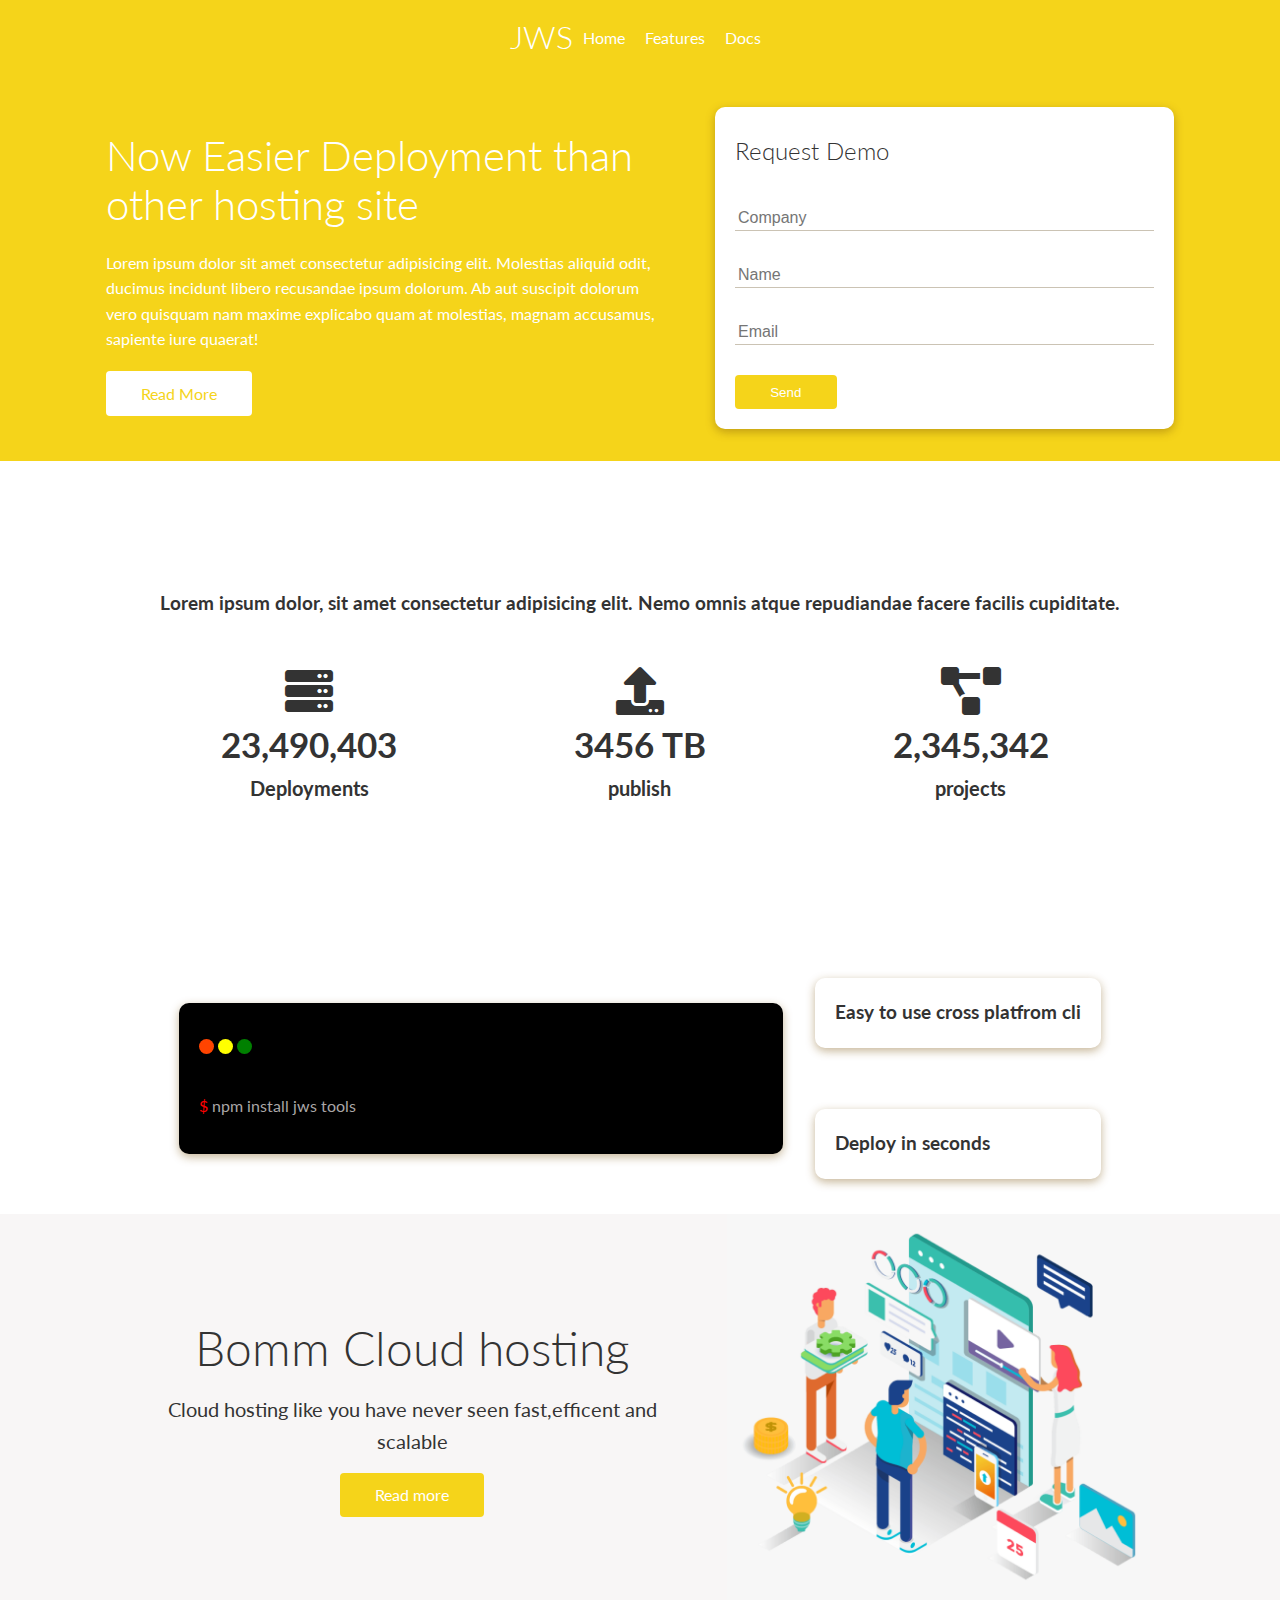
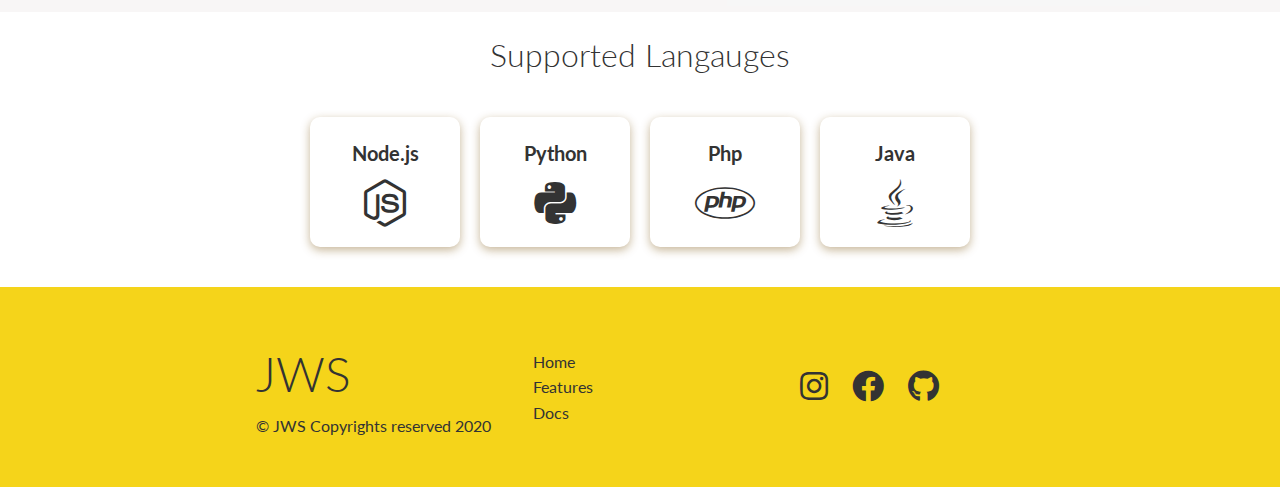
<file: index.html>
<!DOCTYPE html>
<html lang="en">
<head>
    <meta charset="UTF-8">
    <meta name="viewport" content="width=device-width, initial-scale=1.0">
    <title>JWS | Cloud hosting</title>
    <link rel="stylesheet" href="https://pro.fontawesome.com/releases/v5.10.0/css/all.css">
    <link rel="stylesheet" href="css/style.css">
    <link rel="stylesheet" href="css/utilities.css">
</head>
<body>
    <div class="navbar ">
        <div class="container flex">
            <h1 class="logo">JWS</h1>
        
            <nav>
               <ul>
                  <li><a href="./index.html">Home</a></li>
                  <li><a href="./features.html">Features</a></li>
                  <li><a href="./docs.html">Docs</a></li>
               </ul> 
            </nav>
        </div>
    </div>

    <section class="showcase">
        <div class="container grid">
            <div class="showcase-text">
                <h1>Now Easier Deployment than other hosting site</h1>
                <p>Lorem ipsum dolor sit amet consectetur adipisicing elit. Molestias aliquid odit, ducimus incidunt libero recusandae ipsum dolorum. Ab aut suscipit dolorum vero quisquam nam maxime explicabo quam at molestias, magnam accusamus, sapiente iure quaerat!</p>
                <a href="./features.html" class="btn ">Read More</a>
            </div>
            <div class="showcase-from card">
                <h2>Request Demo</h2>
                <from name="contact" method='POST'  netlify-honeypot="bot-field" data-netify="true">
                    <input type="hidden" name="form-name" value="contact">
                    <p class="hidden">
                        <label for="">Don't fill this out if you are human:<input name="bot-field"></label>
                    </p>
                <div>
                    <input type="text" name="company" placeholder="Company">
                </div>
                <div class="from-control">
                    <input type="text" name="name" placeholder="Name">
                </div>
                <div class="from-control">
                    <input type="email" name="email" placeholder="Email">
                </div>
                <input type="submit" value="Send" class="btn btn-primary">
                </from>
            </div>
        </div>
    </section>

    <!-- stats -->

    <section class="stats" >
     <div class="container">
         <h3 class="stas-heading text-center my-1">
             Lorem ipsum dolor, sit amet consectetur adipisicing elit. Nemo omnis atque repudiandae facere facilis cupiditate.
         </h3>
         <div class="grid grid-3 text-center my-4">
           <div>
              <i class="fas fa-server fa-3x"></i>
              <h3>23,490,403</h3>
              <p class="text-secondary">Deployments</p> 
           </div>
           <div>
              <i class="fas fa-upload fa-3x"></i>
              <h3>3456 TB</h3>
              <p class="text-secondary">publish</p> 
           </div>
           <div>
              <i class="fas fa-project-diagram fa-3x"></i>
              <h3>2,345,342</h3>
              <p class="text-secondary">projects</p> 
           </div>
         </div>
     </div>
    </section>

    <!-- cli -->

    <section class="cli" style="padding-bottom: 20px;">
      <div class="container grid">
          <div class="cli-img card">
           <div class="gol my-1"></div>
           <div class="gol my-1"></div>
           <div class="gol my-1"></div>
           <p style="color: rgb(170, 167, 167);" class="py-1"> <span style="color: red; background: none;">$ </span>npm install jws tools </p>
          </div>
          <div class="card">
              <h3>Easy to use cross platfrom cli</h3>
              
          </div>
          <div class="card">
            <h3>Deploy in seconds</h3>
          </div>
      </div>
    </section>
    <section class="cloud bg-primary " >
        <div class="container grid ">
            <div class="text-center">
                <h2 class="lg">Bomm Cloud hosting</h2>
                <p class="lead my-1">Cloud hosting like you have never seen fast,efficent and scalable</p>
                <a href="./features.html" class="btn">Read more</a>

            </div>
            <div class="img">
            <img src="img6.png" alt="" >
           </div>
        </div>
    </section>

    <!-- langauges -->

    <section class="languages">
        <h2 class="md text-center my-2">
            Supported Langauges
        </h2>
        <div class="container flex">
            <div class="card">
                <h4>Node.js</h4>
                <i class="fab fa-node-js fa-3x"></i>
            </div>
            <div class="card">
                <h4>Python</h4>
                <i class="fab fa-python fa-3x"></i>
            </div>
            <div class="card">
                <h4>Php</h4>
                <i class="fab fa-php fa-3x"></i>
            </div>
            <div class="card">
                <h4>Java</h4>
                <i class="fab fa-java fa-3x"></i>
            </div>
            
        </div>
    </section>
    
 <!-- footer -->

  <footer class="footer bg-sec py-4">
   <div class="container grid grid-3">
       <div>
         <h1 class="lg">JWS</h1>
         <p class="sm">&copy; JWS Copyrights reserved 2020</p>
       </div>
       <nav>
        <ul>
           <li><a href="./index.html">Home</a></li>
           <li><a href="./features.html">Features</a></li>
           <li><a href="./docs.html">Docs</a></li>
        </ul> 
     </nav>
     <div class="socail">
         <a href="https://instagram.com/jaydeep_shelake101"><i class="fab fa-instagram fa-2x"></i></a>
         <a href="https://facebook.com/jaydeep.shelake.100"><i class="fab fa-facebook fa-2x"></i></a>
         <a href=" https://github.com/jaydeep-shelake"><i class="fab fa-github fa-2x"></i></a>
     </div>
   </div>
  </footer>  
    
    
</body>
</html>
</file>
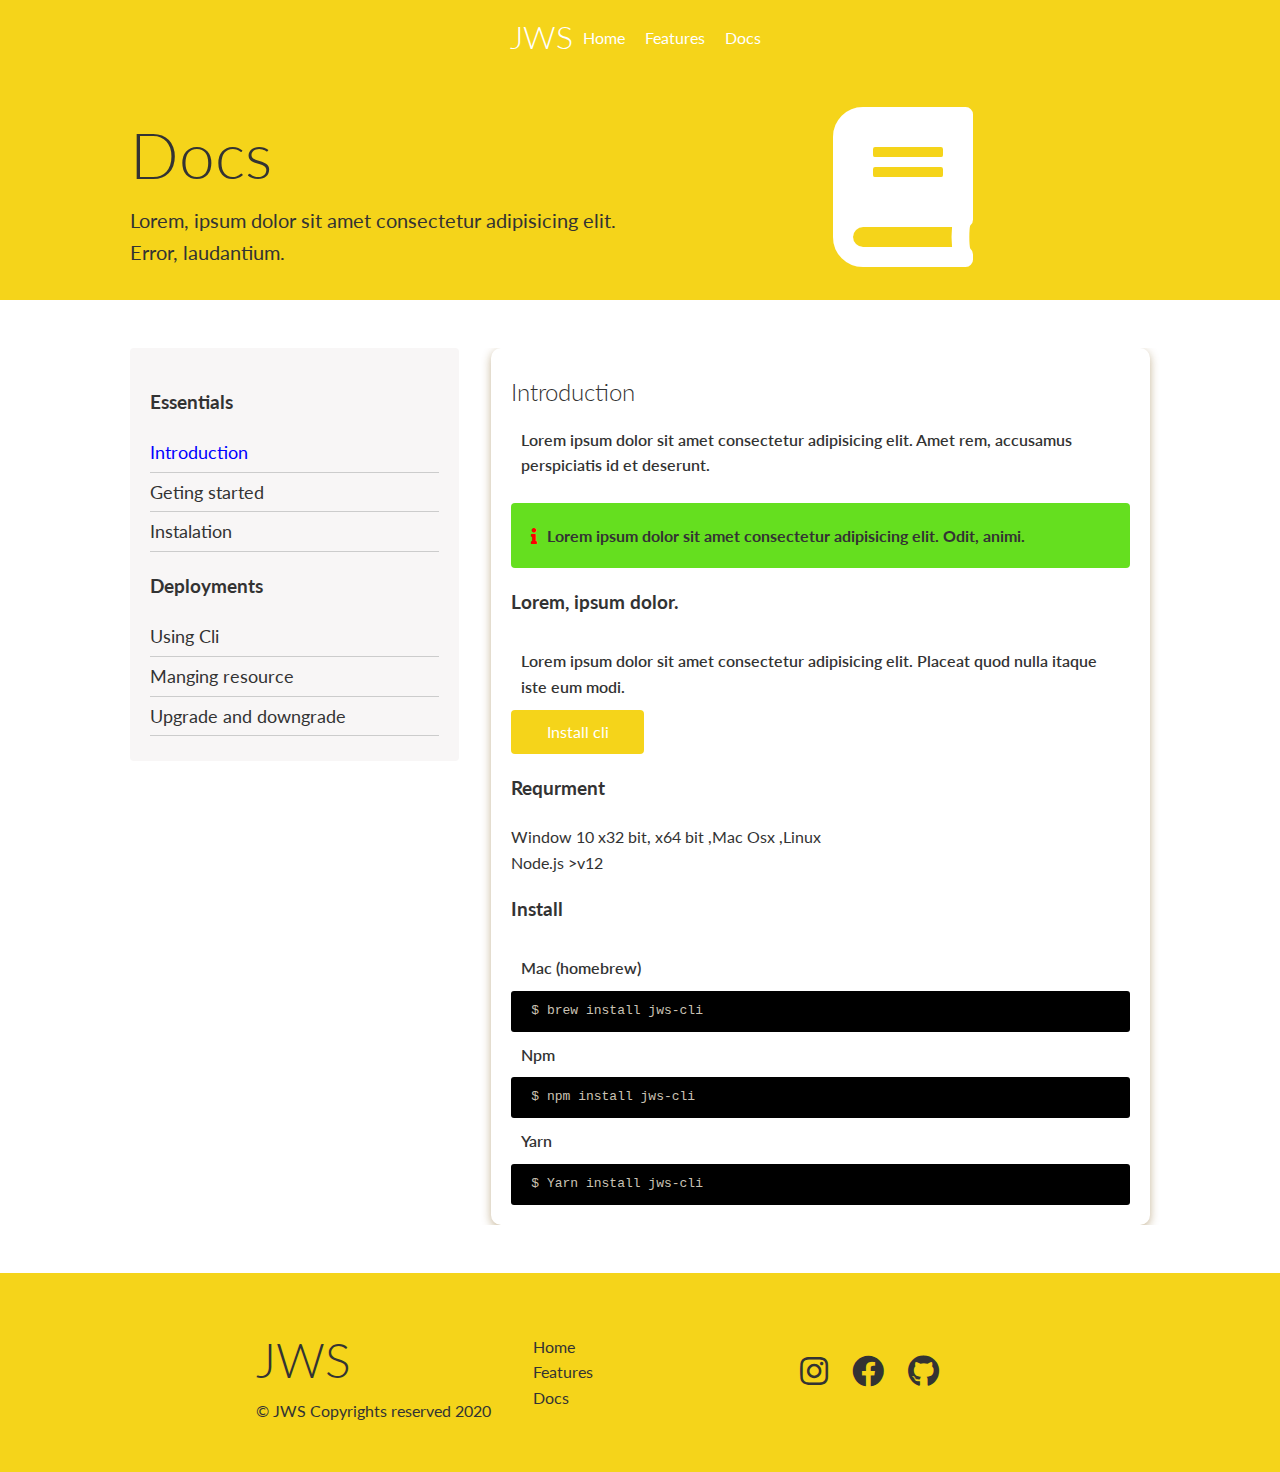
<file: docs.html>
<!DOCTYPE html>
<html lang="en">
<head>
    <meta charset="UTF-8">
    <meta name="viewport" content="width=device-width, initial-scale=1.0">
    <title>JWS | Cloud hosting</title>
    <link rel="stylesheet" href="https://pro.fontawesome.com/releases/v5.10.0/css/all.css">
    <link rel="stylesheet" href="css/style.css">
    <link rel="stylesheet" href="css/utilities.css">
</head>
<body>
    <div class="navbar ">
        <div class="container flex">
            <h1 class="logo">JWS</h1>
        
            <nav>
               <ul>
                  <li><a href="./index.html">Home</a></li>
                  <li><a href="./features.html">Features</a></li>
                  <li><a href="./docs.html">Docs</a></li>
               </ul> 
            </nav>
        </div>
    </div>

    <!-- head -->
    <div class="docs-head bg-sec py-3">
        <div class="container grid">
            <div>
                <h1 class="xl">Docs</h1>
                <p class="lead">
                    Lorem, ipsum dolor sit amet consectetur adipisicing elit. Error, laudantium.
                </p>
            </div>
            <div class="img">
               <i class="fas fa-book fa-10x" style="color: white;"></i>
            </div>
        </div>
    </div>
    </div>

    <!-- docs-main -->

    <section class="my-4 docs-main">
        <div class="container grid">
            <div class="card-1 bg-primary py-3 " style="padding: 20px 20px;">
                <h3 class="my-2">Essentials</h3>
            
            <nav>
                <ul>
                   <li><a href="" class="active">Introduction</a></li> 
                   <li><a href="">Geting started</a></li> 
                   <li><a href="">Instalation</a></li> 
                </ul>
            </nav>
                <h3 class="my-2">Deployments</h3>
        
            <nav>
                <ul>
                   <li><a href="">Using Cli</a></li> 
                   <li><a href="">Manging resource</a></li> 
                   <li><a href="">Upgrade and downgrade</a></li> 
                </ul>
            </nav>
        </div>
        <div class="card">
            <h2>Introduction</h2>
            <p>Lorem ipsum dolor sit amet consectetur adipisicing elit. Amet rem, accusamus perspiciatis id et deserunt.</p>
            <div class="alert alert-success"><i class="fas fa-info"></i>Lorem ipsum dolor sit amet consectetur adipisicing elit. Odit, animi.</div>

            <h3>Lorem, ipsum dolor.</h3>
            <p>Lorem ipsum dolor sit amet consectetur adipisicing elit. Placeat quod nulla itaque iste eum modi.</p>
            <a href="" class="btn btn-sec">Install cli</a>

            <h3>Requrment</h3>
            <ul>
                <li>Window 10 x32 bit, x64 bit ,Mac Osx ,Linux</li>
                <li>Node.js >v12</li>
            </ul>
            <h3>Install</h3>
            <p>Mac (homebrew)</p>
            <pre><code>$ brew install jws-cli</code></pre>
            <p>Npm</p>
            <pre><code>$ npm install jws-cli</code></pre>
            <p>Yarn</p>
            <pre><code>$ Yarn install jws-cli</code></pre>

        </div>
        </div>
    </section>

<footer class="footer bg-sec py-4">
    <div class="container grid grid-3">
        <div>
          <h1 class="lg">JWS</h1>
          <p class="sm">&copy; JWS Copyrights reserved 2020</p>
        </div>
        <nav>
         <ul>
            <li><a href="./index.html">Home</a></li>
            <li><a href="./features.html">Features</a></li>
            <li><a href="./docs.html">Docs</a></li>
         </ul> 
      </nav>
      <div class="socail">
          <a href="https://instagram.com/jaydeep_shelake101"><i class="fab fa-instagram fa-2x"></i></a>
          <a href="https://facebook.com/jaydeep.shelake.100"><i class="fab fa-facebook fa-2x"></i></a>
          <a href=" https://github.com/jaydeep-shelake"><i class="fab fa-github fa-2x"></i></a>
      </div>
    </div>
   </footer>  
     
     
 </body>
 </html>
</file>
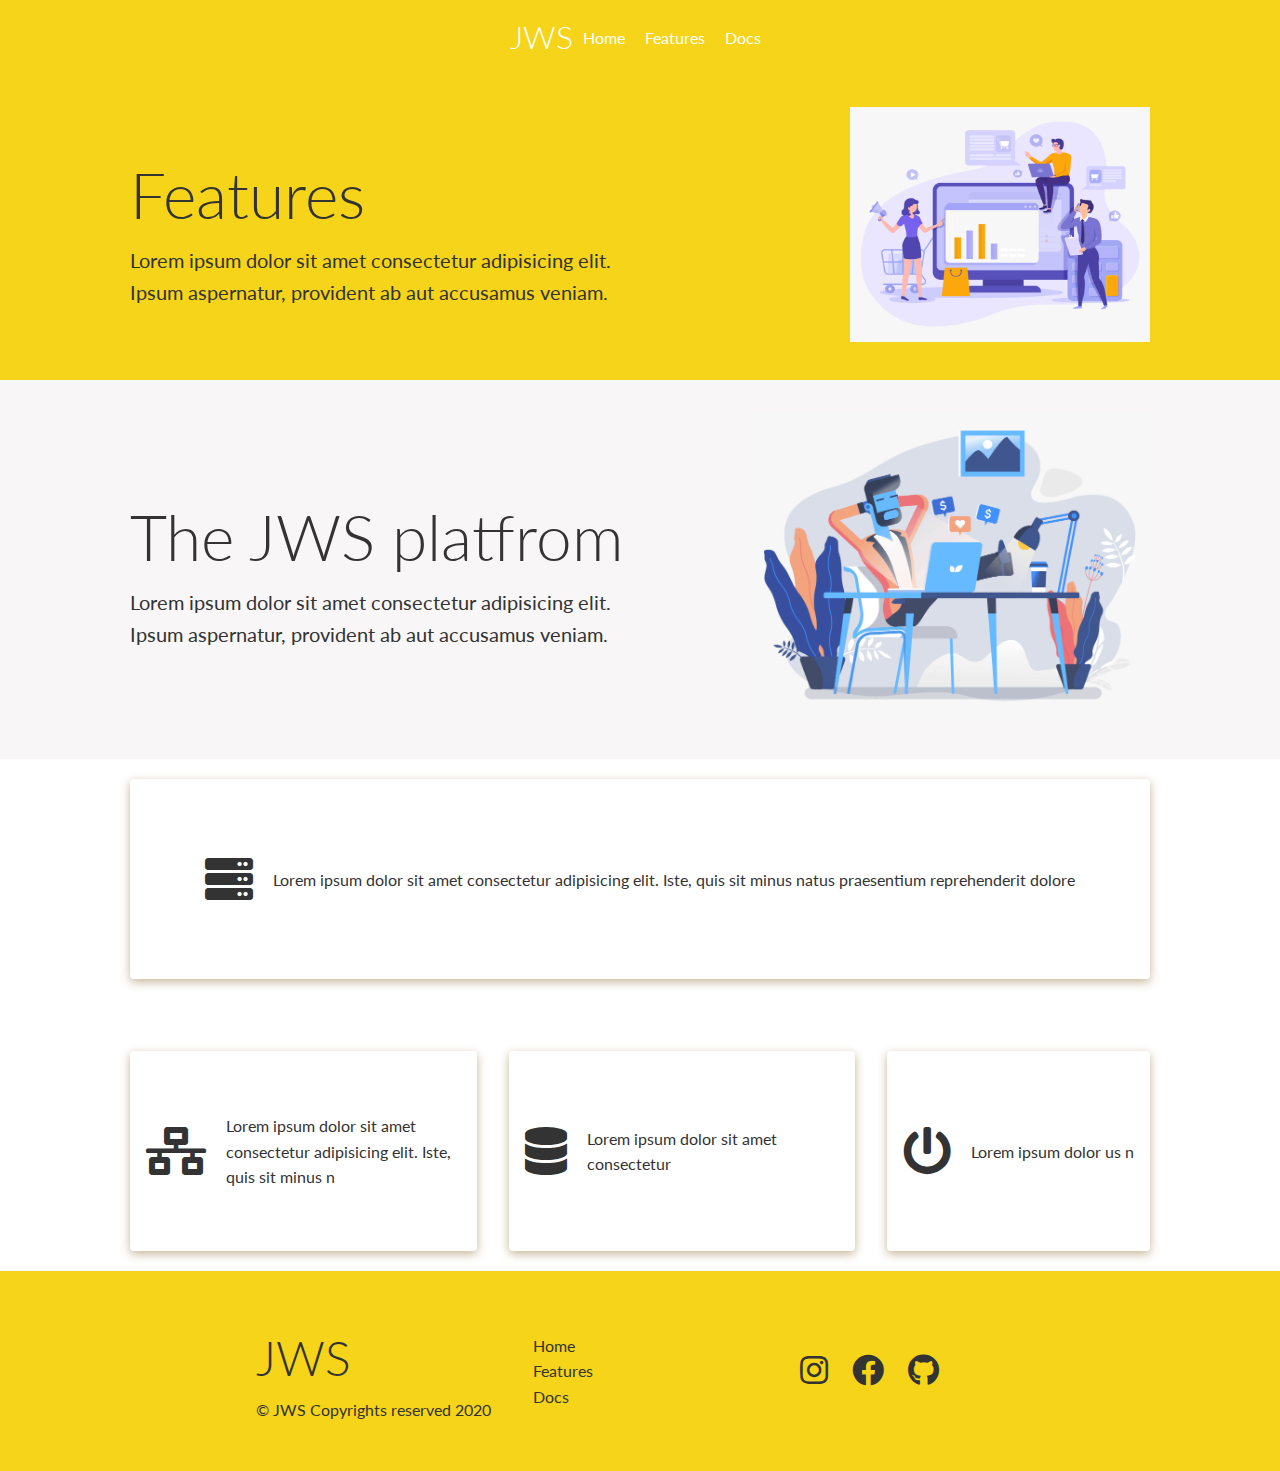
<file: features.html>
<!DOCTYPE html>
<html lang="en">
<head>
    <meta charset="UTF-8">
    <meta name="viewport" content="width=device-width, initial-scale=1.0">
    <title>JWS | Cloud hosting</title>
    <link rel="stylesheet" href="https://pro.fontawesome.com/releases/v5.10.0/css/all.css">
    <link rel="stylesheet" href="css/style.css">
    <link rel="stylesheet" href="css/utilities.css">
</head>
<body>
    <div class="navbar ">
        <div class="container flex">
            <h1 class="logo">JWS</h1>
        
            <nav>
               <ul>
                  <li><a href="./index.html">Home</a></li>
                  <li><a href="./features.html">Features</a></li>
                  <li><a href="./docs.html">Docs</a></li>
               </ul> 
            </nav>
        </div>
    </div>

 <!-- head -->

 <section class="features-head bg-sec py-3">
  <div class="container grid">
      <div>
      <h1 class="xl">Features</h1>
      <p class="lead">Lorem ipsum dolor sit amet consectetur adipisicing elit. Ipsum aspernatur, provident ab aut accusamus veniam.</p>
      </div>
      <div class="img">
          <img src="img1.png" alt="">
      </div>
  </div>
 </section>

 <!-- subhead -->
 <section class="features-sub-head bg-primary py-3">
<div class="container grid">
    <div>    <h1 class="xl">The JWS platfrom</h1>
      <p class="lead">Lorem ipsum dolor sit amet consectetur adipisicing elit. Ipsum aspernatur, provident ab aut accusamus veniam.</p>
    </div>

      <div class="img">
          <img src="img4.png" alt="">
      </div>
    </div>

 </section>


 <!-- main -->

 
<div class="features-main " >
    <div class="container grid ">
    <div class=" flex" style="background: #fff; border-radius: 4px; padding: 2rem 1rem; width:auto; height: 200px; box-shadow: 0 3px 10px rgba(121, 82, 11, 0.426); margin: 20px 0;">
        <i class="fas fa-server fa-3x"></i>
        <p>Lorem ipsum dolor sit amet consectetur adipisicing elit. Iste, quis sit minus natus praesentium reprehenderit dolore</p>
    </div>
    <div class=" flex" style="background: #fff; border-radius: 4px; padding: 2rem 1rem; width:auto; height: 200px; box-shadow: 0 3px 10px rgba(121, 82, 11, 0.426); margin: 20px 0;">
        <i class="fas fa-network-wired fa-3x"></i>
        <p>Lorem ipsum dolor sit amet consectetur adipisicing elit. Iste, quis sit minus n</p>
    </div>
    <div class=" flex" style="background: #fff; border-radius: 4px; padding: 2rem 1rem; width:auto; height: 200px; box-shadow: 0 3px 10px rgba(121, 82, 11, 0.426); margin: 20px 0;">
        <i class="fas fa-database fa-3x"></i>
        <p>Lorem ipsum dolor sit amet consectetur </p>
    </div>
    <div class=" flex" style="background: #fff; border-radius: 4px; padding: 2rem 1rem; width:auto; height: 200px; box-shadow: 0 3px 10px rgba(121, 82, 11, 0.426); margin: 20px 0;">
        <i class="fas fa-power-off fa-3x"></i>
        <p>Lorem ipsum dolor us n</p>
    </div>
    
</div>
</div>

 <!-- footer -->

  <footer class="footer bg-sec py-4">
   <div class="container grid grid-3">
       <div>
         <h1 class="lg">JWS</h1>
         <p class="sm">&copy; JWS Copyrights reserved 2020</p>
       </div>
       <nav>
        <ul>
           <li><a href="./index.html">Home</a></li>
           <li><a href="./features.html">Features</a></li>
           <li><a href="./docs.html">Docs</a></li>
        </ul> 
     </nav>
     <div class="socail">
         <a href="https://instagram.com/jaydeep_shelake101"><i class="fab fa-instagram fa-2x"></i></a>
         <a href="https://facebook.com/jaydeep.shelake.100"><i class="fab fa-facebook fa-2x"></i></a>
         <a href=" https://github.com/jaydeep-shelake"><i class="fab fa-github fa-2x"></i></a>
     </div>
   </div>
  </footer>  
    
    
</body>
</html>
</file>
<file: css/style.css>
@import url('https://fonts.googleapis.com/css2?family=Lato:wght@300&display=swap');

:root{
    --primary-color:#f5d41a;
}

*{
 box-sizing: border-box;
 padding: 0;
 margin: 0;
}
body{
    font-family: 'Lato' ,sans-serif;
    color: #333;
    line-height: 1.6;
}
.hidden{
    visibility: hidden;
    height: 0;
}
ul{
    list-style: none;
}
a{
    text-decoration: none;
    color: #333;
}
h1,h2{
    font-weight: 300;
    line-height: 1.2;
    margin: 10px 0;
}
p{
    margin: 10 0px;
}
img{
    width: 100%;
}
.navbar{
    background:var(--primary-color) ;
    color: white;
    height: 75px;
}
.navbar ul{
 display: flex;
}
.navbar li a{
    color: #fff;
    padding: 10px;
}
.navbar li a:hover{
    border-bottom: 2px solid orange;
}
.navbar .flex{
    justify-content: space-between;
}


/* showcase */
.showcase{

    padding: 2rem 0;
    background: var(--primary-color);
    color: #fff;
    position: relative;
}
.showcase h1{
    font-size: 2.6rem;
}
.showcase p{
    margin: 1.2rem 0;
}
.showcase .grid{
    overflow: visible;
    grid-template-columns: 55% 45%;
    gap: 3rem;
}

.showcase form{
    position: relative;
    top: 60px;
    height: 350px;
    width: 400px;
    padding: 40px;
    z-index: 100;
    justify-self: flex-end;
    
}
.showcase-from .from-control{
    margin: 30px 0;
}
.showcase-from input[type='text'],
.showcase-from input[type='email']{
    border: 0;
    border-bottom: 1px solid #cbc3b4;
    width: 100%;
    padding: 3px;
    font-size: 16px;
    outline: none;
}
.showcase-text .btn{
    background: #fff;
    color: var(--primary-color);
}

/* stats */

.stats{
    padding: 7rem;
}
.stats .grid h3{
    font-size: 35px;
}
.stats .grid p{
    font-size: 20px;
    font-weight: bold;
}

/* cli */

.cli .grid{
    grid-template-columns: repeat(3,1fr);
    grid-template-rows: repeat(2,1fr);
}

.cli .grid > *:first-child{
    grid-column: 1 /span 2;
    grid-row: 1/span 2;
}
.cli-img.card{
    background: black;

}
.cli-img  .gol{
    width: 15px;
    height: 15px;
    background: rgb(255, 68, 0);
    display: inline-block;
    border-radius: 20px;
}
.cli-img .gol:nth-child(2){
    background:yellow;
}
.cli-img .gol:nth-child(3){
    background:green;
}
.cloud .grid{
  grid-template-columns: 4fr 3fr;
}
.cli .container.grid{
 height: 230px;
}
.languages .card{
    text-align: center;
    margin: 18px 10px 40px;
    width: 150px;
    transition:  transform 0.2s ease;
}
.languages .flex{
    flex-wrap: wrap;
}
.languages .card h4{
    font-size: 20px;
    margin-bottom: 10px;
}
.languages .card:hover{
    transform: translateY(-15px);
   
}
.features-head img{
    width: 300px;
    
}
.features-head .img, .features-sub-head .img{
    justify-self: flex-end;
}
.features-sub-head img{
    width: 400px;
}
.features-main div > i{
 margin-right: 20px;
}
.features-main .grid >*:first-child{
    grid-column: 1 / span 3;
}
.docs-head .img {
    display: flex;
    justify-content: center;
    align-items: center;
}
.card-1{

    border-radius: 4px;
}

.docs-main h3{
    margin: 20px 0;
}
.docs-main .grid{
    grid-template-columns: 1fr 2fr;
    align-items: flex-start;
}
.docs-main nav li{
    padding-bottom:5px;
    font-size: 18px;
    margin-bottom: 5px;
    border-bottom: 1px solid #ccc;
}
.docs-main a:hover{
    font-weight: 800;
}
pre{
 background: black;
 color: #cbc3b4;
 padding: 10px 2px;
 outline: none;
 border: none;
 padding: 10px;
 border-radius: 3px;
}
.docs-main .card p{
  padding: 10px;
  font-weight: 600;
}
code{
    margin-left: 10px;
}
footer a{
    margin: 0 10px;
}
footer ul a:hover{
    border-bottom: 2px solid #f5a81a;
}

/* tablets */
@media(max-width:768px){
    .grid,
    .showcase .grid,
    .stats .grid,
    .cli .grid,
    .cloud .grid,.features-main .grid,.docs-main .grid ,.features-sub-head .grid ,.features-head .grid,.docs-head .grid{
        grid-template-columns: 1fr;
        grid-template-rows: 1fr;
    }
    .cli .container.grid {
        height: auto;
    }
    .cli .grid > *:first-child{
        grid-column: 1;
        grid-row: 1;
    }
    .features-main .grid{
        display: flex;
        flex-wrap: wrap;
        align-items: center;
        justify-content: center;
    }
    .features-head .img, .features-sub-head .img ,.docs-head{
        justify-self: center;
        text-align: center;
    }
    .features-sub-head .grid{
        display: flex;
        align-items: center;
        justify-content:center ;
        flex-direction: column;
        width: 90%;

    }
    .features-sub-head .grid h1 , .features-subhead .grid p{
        width: 100%;
        font-size: 3rem;
    }
    .features-sub-head .img img{
    width: 100%;
    }
}

/* mobile */

@media(max-width:500px){
    .navbar{
        height: 100px;
        overflow-y: hidden;
    }
    .navbar .flex{
        flex-direction: column;
        height: auto;
    }
    .navbar ul{
        padding: 10px;
        background: rgba(0,0,0,0.1);
    }
    .stats{
        padding: 4rem;
    }

}
</file>
<file: css/utilities.css>
.container{
    max-width: 1100px;
    margin: 0 auto;
    overflow: auto;
    padding: 0 40px;
    justify-self: flex-end;
}
.flex{
    display: flex;
    justify-content: center;
    align-items: center;
    height: 100%;
}
.grid{
    
    display: grid;
    grid-template-columns:repeat(2,1fr);
    gap: 2rem;
    justify-content: center;
    align-items: center;
}
.grid-3{
    grid-template-columns:repeat(3,1fr);
}
.card{
    background: #fff;
    height: auto;
    border-radius: 10px;
    box-shadow: 0 3px 10px rgba(121, 82, 11, 0.426);
    padding: 20px;
   color: #333;
}
.btn{
    display: inline-block;
    padding: 0.6rem 2.2rem;
    cursor: pointer;
    background-color: var(--primary-color);
    border: none;
    outline: none;

    border-radius: 4px;
    color: white;
}
.btn-outline{
    background: transparent;
    border: 1px solid #fff;
}

.btn:active{
    box-shadow: inset -6px -6px 9px #fff, inset 6px 6px 9px rgba(0, 0, 0, 0.418);

}
.bg-primary{
    background: rgb(248, 246, 246);
}
.text-center{
    text-align: center;
}
.alert {
   background: #f5d41a;
   padding: 20px;
   font-weight: bold;
   margin: 15px 0;
   border-radius: 4px;
   color: #333;
}
.alert i{
    margin-right: 10px;
    color: red;
}
.alert-success{
 background: #65df1f;
 
}
.active{
    color: blue;
}
.my-1{
    margin: 1rem 0;
}
.my-2{
    margin: 1.5rem 0;
}
.my-3{
    margin: 2rem 0;
}
.my-4{
  margin: 3rem 0;
}
.m-1{
    margin: 1rem;
}
.m-2{
    margin: 1.5rem;
}
.m-3{
    margin: 2rem;
}
.m-4{
  margin: 3rem;
}
.py-1{
    padding: 1rem 0;
}
.py-2{
    padding: 1.5rem 0;
}
.py-3{
    padding: 2rem 0;
}
.py-4{
  padding: 3rem 0;
}
.p-1{
    margin: 1rem;
}
.p-2{
    margin: 1.5rem;
}
.p-3{
    margin: 2rem;
}
.p-4{
  margin: 3rem;
}
.lead{
    font-size: 20px;
}
.sm{
    font-size: 1rem;
}
.md{
    font-size: 2rem;
}
.lg{
    font-size: 3rem;
}
.xl{
    font-size: 4rem;
}
.bg-sec{
    background: #f5d41a;
}
</file>
